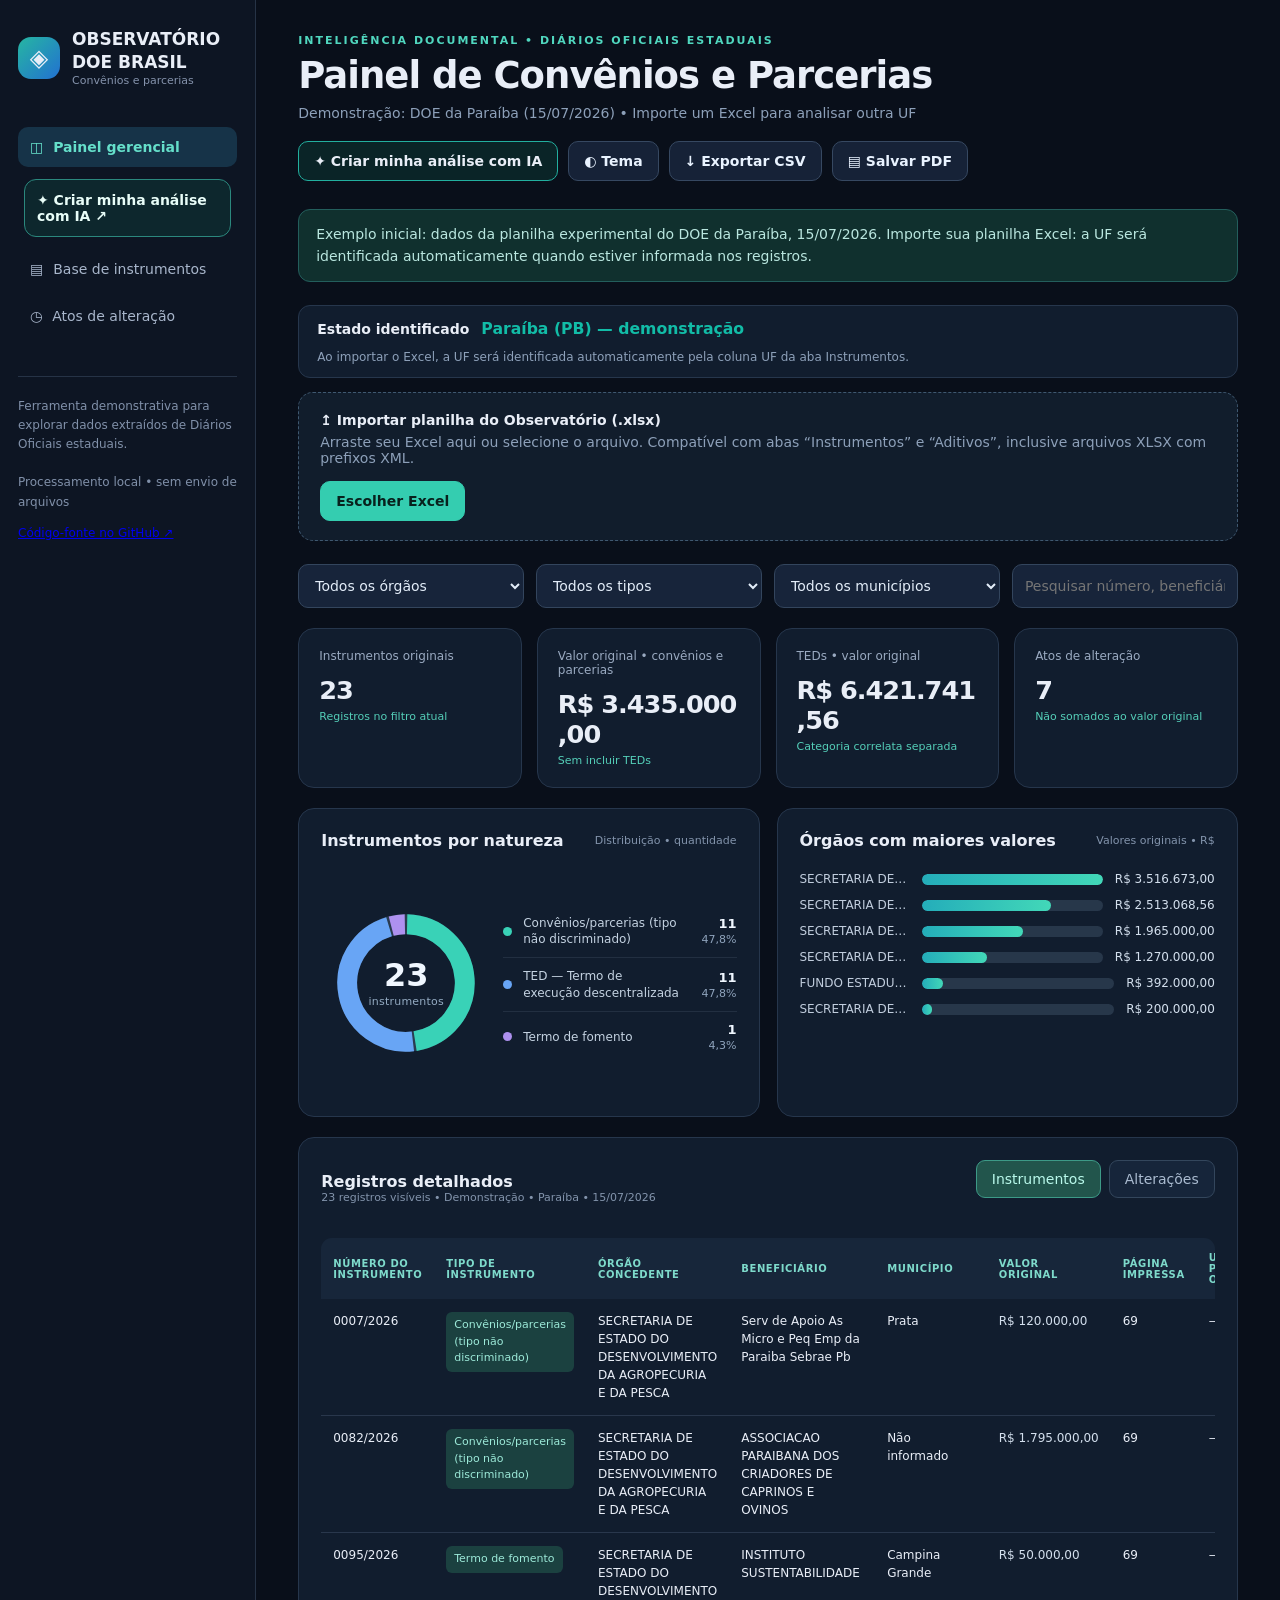
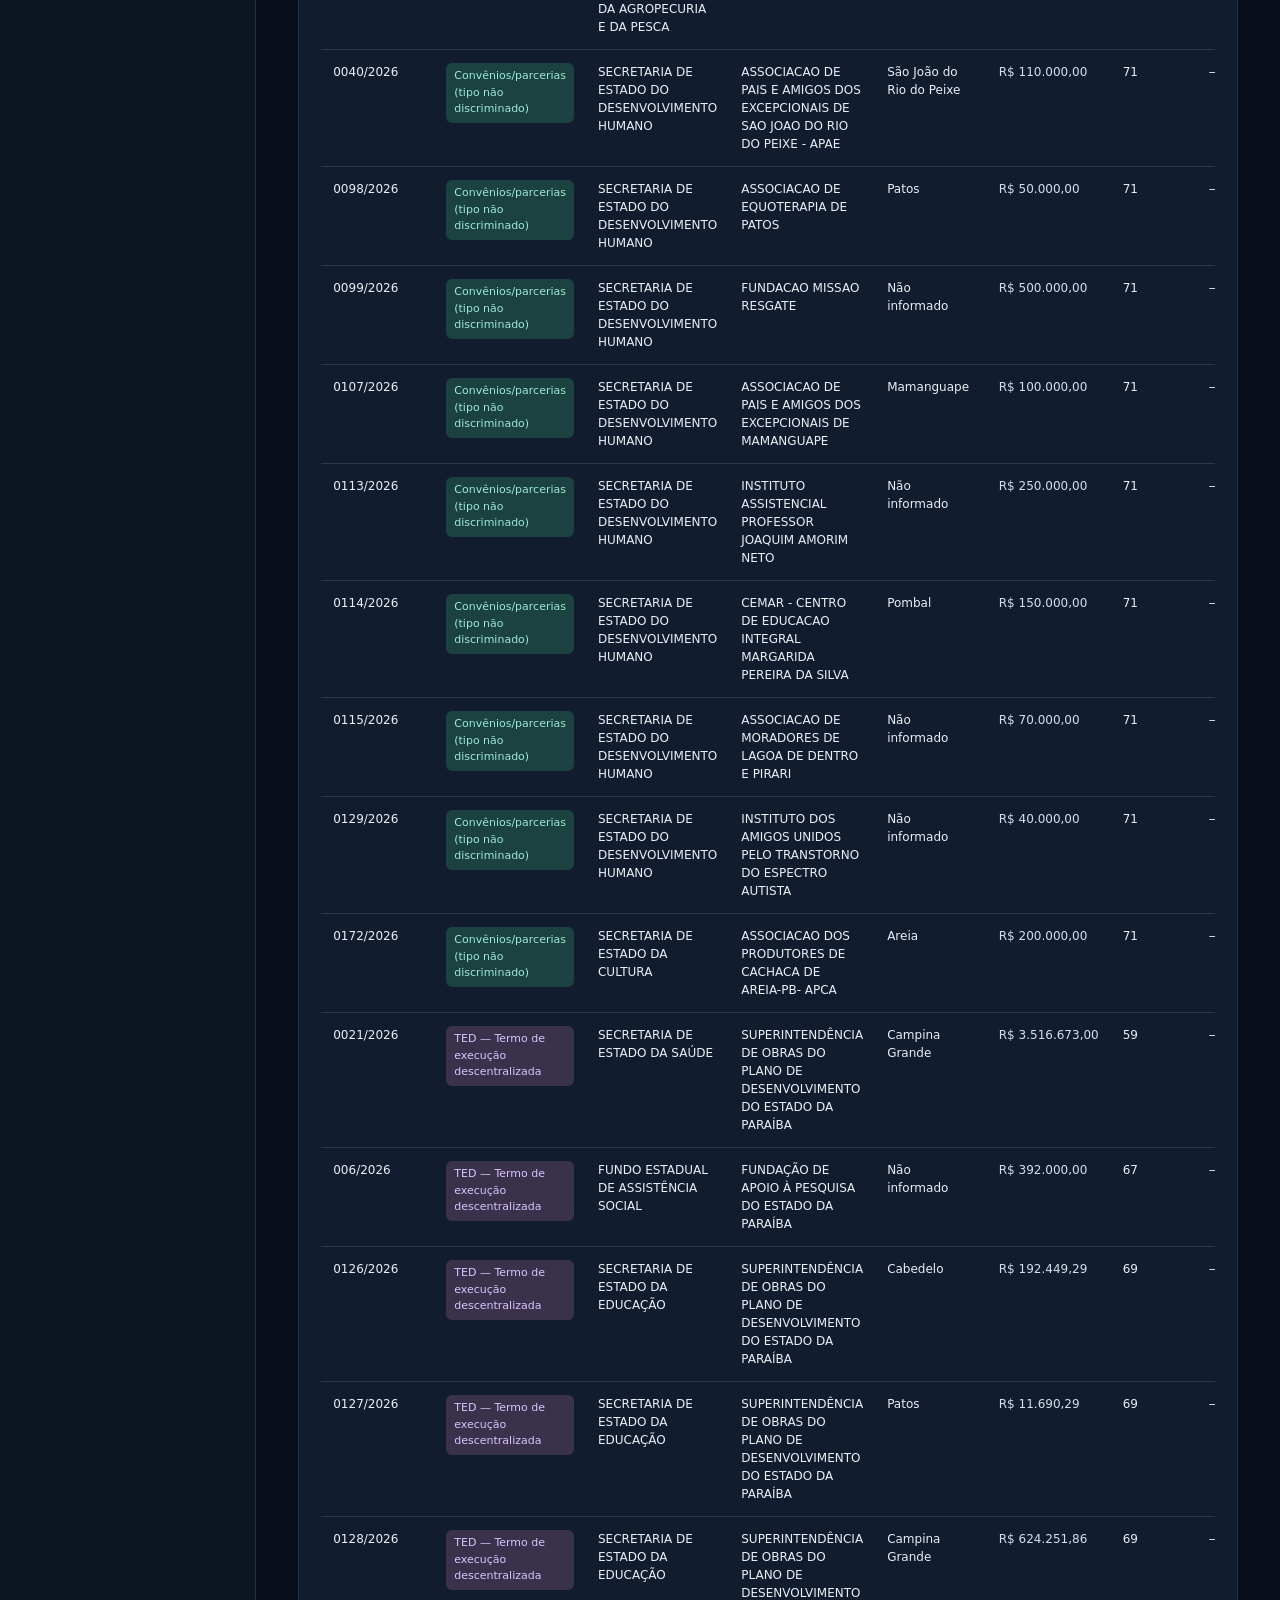
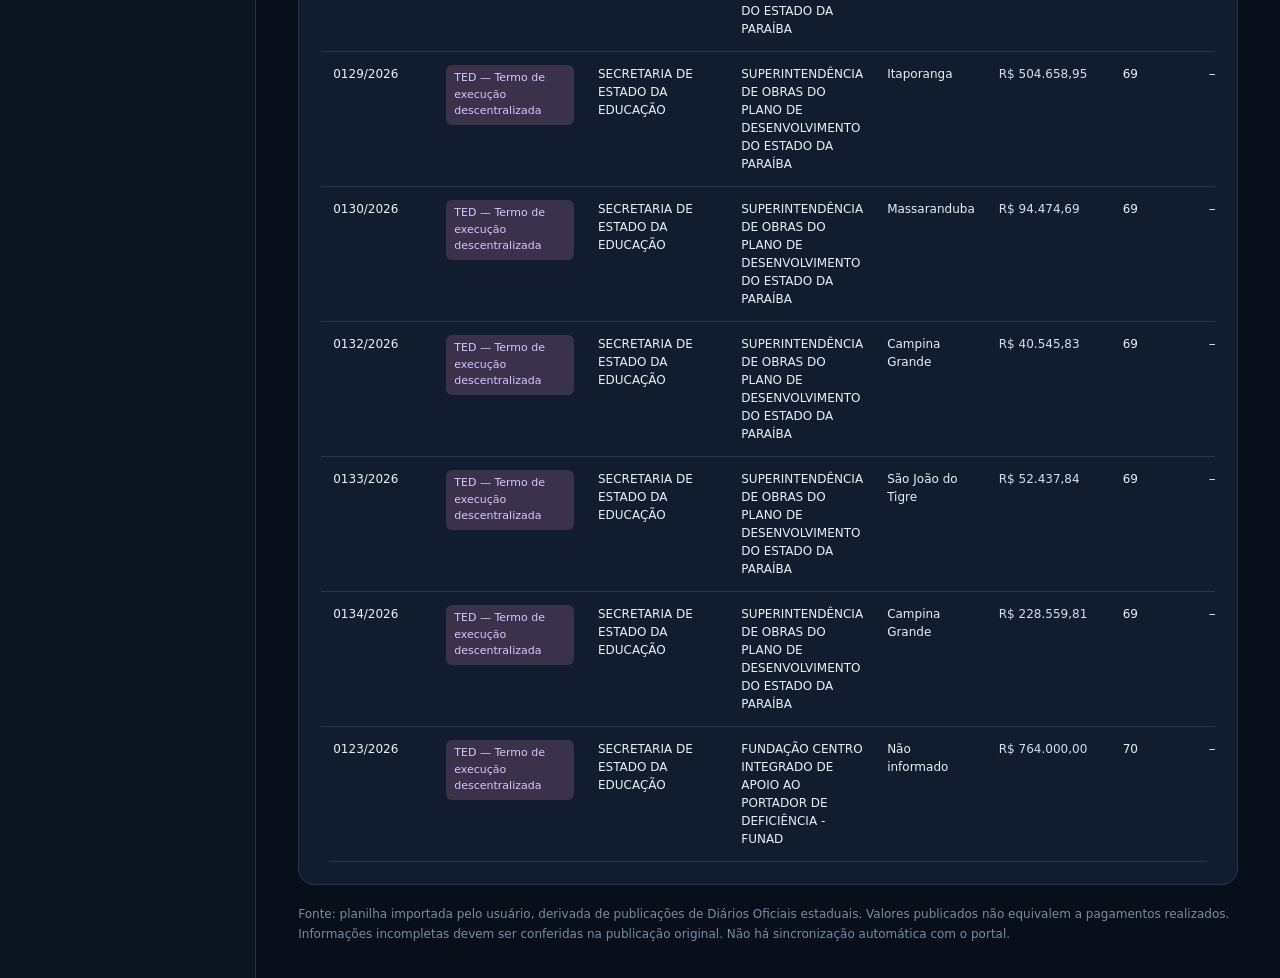
<file: index.html>
<!DOCTYPE html>
<html lang="pt-BR">
 <head>
  <meta charset="utf-8"/>
  <meta content="width=device-width, initial-scale=1" name="viewport"/>
  <meta content="default-src 'none'; script-src 'self'; style-src 'self'; img-src 'self' data:; font-src 'self'; connect-src 'none'; object-src 'none'; base-uri 'none'; form-action 'none'; frame-src 'none'; worker-src 'none'; manifest-src 'none'" http-equiv="Content-Security-Policy"/>
  <title>
   Observat&oacute;rio DOE Brasil &bull; Conv&ecirc;nios e Parcerias
  </title>
  <link href="assets/dashboard.css" rel="stylesheet"/>
  <script defer="" src="assets/vendor/jszip.min.js">
  </script>
  <script defer="" src="assets/demo-data.js">
  </script>
  <script defer="" src="assets/dashboard.js">
  </script>
 </head>
 <body>
  <div class="app">
   <aside class="side">
    <div class="brand">
     <div class="emblem">
      ◈
     </div>
     <div class="word">
      OBSERVAT&Oacute;RIO
      <br/>
      DOE BRASIL
      <div class="sub">
       Conv&ecirc;nios e parcerias
      </div>
     </div>
    </div>
    <div class="nav active">
     ◫
     <span>
      Painel gerencial
     </span>
    </div>
    <a class="guide-side-link" href="como-usar.html">
     ✦
     <span>
      Criar minha an&aacute;lise com IA
     </span>
     &nearrow;
    </a>
    <div class="nav">
     ▤
     <span>
      Base de instrumentos
     </span>
    </div>
    <div class="nav">
     ◷
     <span>
      Atos de altera&ccedil;&atilde;o
     </span>
    </div>
    <div class="sidefoot">
     Ferramenta demonstrativa para explorar dados extra&iacute;dos de Di&aacute;rios Oficiais estaduais.
     <br/>
     <br/>
     Processamento local &bull; sem envio de arquivos
     <p>
      <a class="repo-link" href="https://github.com/kaiooeduardoo/cursoesafi" rel="noopener noreferrer" target="_blank">
       C&oacute;digo-fonte no GitHub &nearrow;
      </a>
     </p>
    </div>
   </aside>
   <main class="main">
    <div class="top">
     <div>
      <div class="eyebrow">
       INTELIG&Ecirc;NCIA DOCUMENTAL &bull; DI&Aacute;RIOS OFICIAIS ESTADUAIS
      </div>
      <h1>
       Painel de Conv&ecirc;nios e Parcerias
      </h1>
      <div class="muted" id="subtitle">
       Dados publicados no Di&aacute;rio Oficial &bull; importa&ccedil;&atilde;o local
      </div>
     </div>
     <div class="actions">
      <a class="btn guide-top-link" href="como-usar.html" title="Guia para criar sua an&aacute;lise com IA">
       ✦ Criar minha an&aacute;lise com IA
      </a>
      <button class="btn" id="theme">
       ◐ Tema
      </button>
      <button class="btn" id="export">
       &darr; Exportar CSV
      </button>
      <button class="btn" id="print">
       ▤ Salvar PDF
      </button>
     </div>
    </div>
    <div class="info" id="status">
     Exemplo inicial: dados da planilha experimental do DOE da Para&iacute;ba, 15/07/2026. Importe sua planilha Excel: a UF ser&aacute; identificada automaticamente quando estiver informada nos registros.
    </div>
    <div aria-live="polite" class="statebox">
     <strong>
      Estado identificado
     </strong>
     <strong class="uf-emphasis" id="ufDetected">
      Para&iacute;ba (PB) &mdash; demonstra&ccedil;&atilde;o
     </strong>
     <span class="muted" id="ufHelp">
      Ao importar o Excel, a UF ser&aacute; identificada automaticamente pela coluna UF da aba Instrumentos.
     </span>
     <div class="uf-fallback" id="ufFallback">
      <label for="uf">
       UF n&atilde;o identificada: selecione manualmente, se souber
      </label>
      <select aria-label="Unidade federativa" class="control" id="uf">
       <option value="">
        N&atilde;o informado
       </option>
       <option value="AC">
        AC
       </option>
       <option value="AL">
        AL
       </option>
       <option value="AP">
        AP
       </option>
       <option value="AM">
        AM
       </option>
       <option value="BA">
        BA
       </option>
       <option value="CE">
        CE
       </option>
       <option value="DF">
        DF
       </option>
       <option value="ES">
        ES
       </option>
       <option value="GO">
        GO
       </option>
       <option value="MA">
        MA
       </option>
       <option value="MT">
        MT
       </option>
       <option value="MS">
        MS
       </option>
       <option value="MG">
        MG
       </option>
       <option value="PA">
        PA
       </option>
       <option value="PB">
        PB
       </option>
       <option value="PR">
        PR
       </option>
       <option value="PE">
        PE
       </option>
       <option value="PI">
        PI
       </option>
       <option value="RJ">
        RJ
       </option>
       <option value="RN">
        RN
       </option>
       <option value="RS">
        RS
       </option>
       <option value="RO">
        RO
       </option>
       <option value="RR">
        RR
       </option>
       <option value="SC">
        SC
       </option>
       <option value="SP">
        SP
       </option>
       <option value="SE">
        SE
       </option>
       <option value="TO">
        TO
       </option>
      </select>
     </div>
    </div>
    <div class="uploader" id="drop">
     <div>
      <strong>
       &mapstoup; Importar planilha do Observat&oacute;rio (.xlsx)
      </strong>
      <div class="muted">
       Arraste seu Excel aqui ou selecione o arquivo. Compat&iacute;vel com abas &ldquo;Instrumentos&rdquo; e &ldquo;Aditivos&rdquo;, inclusive arquivos XLSX com prefixos XML.
      </div>
     </div>
     <div>
      <button class="btn primary" id="pick">
       Escolher Excel
      </button>
      <input accept=".xlsx" hidden="" id="file" type="file"/>
     </div>
    </div>
    <div class="filters">
     <select class="control" id="org">
      <option value="">
       Todos os &oacute;rg&atilde;os
      </option>
     </select>
     <select class="control" id="cat">
      <option value="">
       Todos os tipos
      </option>
     </select>
     <select class="control" id="city">
      <option value="">
       Todos os munic&iacute;pios
      </option>
     </select>
     <input class="control" id="search" placeholder="Pesquisar n&uacute;mero, benefici&aacute;rio, objeto..."/>
    </div>
    <section class="kpis">
     <div class="tile">
      <div class="label">
       Instrumentos originais
      </div>
      <div class="value" id="k1">
       &mdash;
      </div>
      <div class="detail">
       Registros no filtro atual
      </div>
     </div>
     <div class="tile">
      <div class="label">
       Valor original &bull; conv&ecirc;nios e parcerias
      </div>
      <div class="value" id="k2">
       &mdash;
      </div>
      <div class="detail">
       Sem incluir TEDs
      </div>
     </div>
     <div class="tile">
      <div class="label">
       TEDs &bull; valor original
      </div>
      <div class="value" id="k3">
       &mdash;
      </div>
      <div class="detail">
       Categoria correlata separada
      </div>
     </div>
     <div class="tile">
      <div class="label">
       Atos de altera&ccedil;&atilde;o
      </div>
      <div class="value" id="k4">
       &mdash;
      </div>
      <div class="detail">
       N&atilde;o somados ao valor original
      </div>
     </div>
    </section>
    <section class="two">
     <div class="panel">
      <div class="panelhead">
       <h2>
        Instrumentos por natureza
       </h2>
       <span class="mini">
        Distribuição • quantidade
       </span>
      </div>
      <div id="categoryChart">
      </div>
     </div>
     <div class="panel">
      <div class="panelhead">
       <h2>
        &Oacute;rg&atilde;os com maiores valores
       </h2>
       <span class="mini">
        Valores originais &bull; R$
       </span>
      </div>
      <div id="orgChart">
      </div>
     </div>
    </section>
    <section class="panel">
     <div class="panelhead">
      <div>
       <h2>
        Registros detalhados
       </h2>
       <div class="mini" id="counts">
        &mdash;
       </div>
      </div>
      <div class="tabbar">
       <button class="tab on" id="tabInstrumentos">
        Instrumentos
       </button>
       <button class="tab" id="tabAditivos">
        Altera&ccedil;&otilde;es
       </button>
      </div>
     </div>
     <div class="tablewrap" id="table">
     </div>
    </section>
    <div class="footer">
     Fonte: planilha importada pelo usu&aacute;rio, derivada de publica&ccedil;&otilde;es de Di&aacute;rios Oficiais estaduais. Valores publicados n&atilde;o equivalem a pagamentos realizados. Informa&ccedil;&otilde;es incompletas devem ser conferidas na publica&ccedil;&atilde;o original. N&atilde;o h&aacute; sincroniza&ccedil;&atilde;o autom&aacute;tica com o portal.
    </div>
   </main>
  </div>
 </body>
</html>
</file>
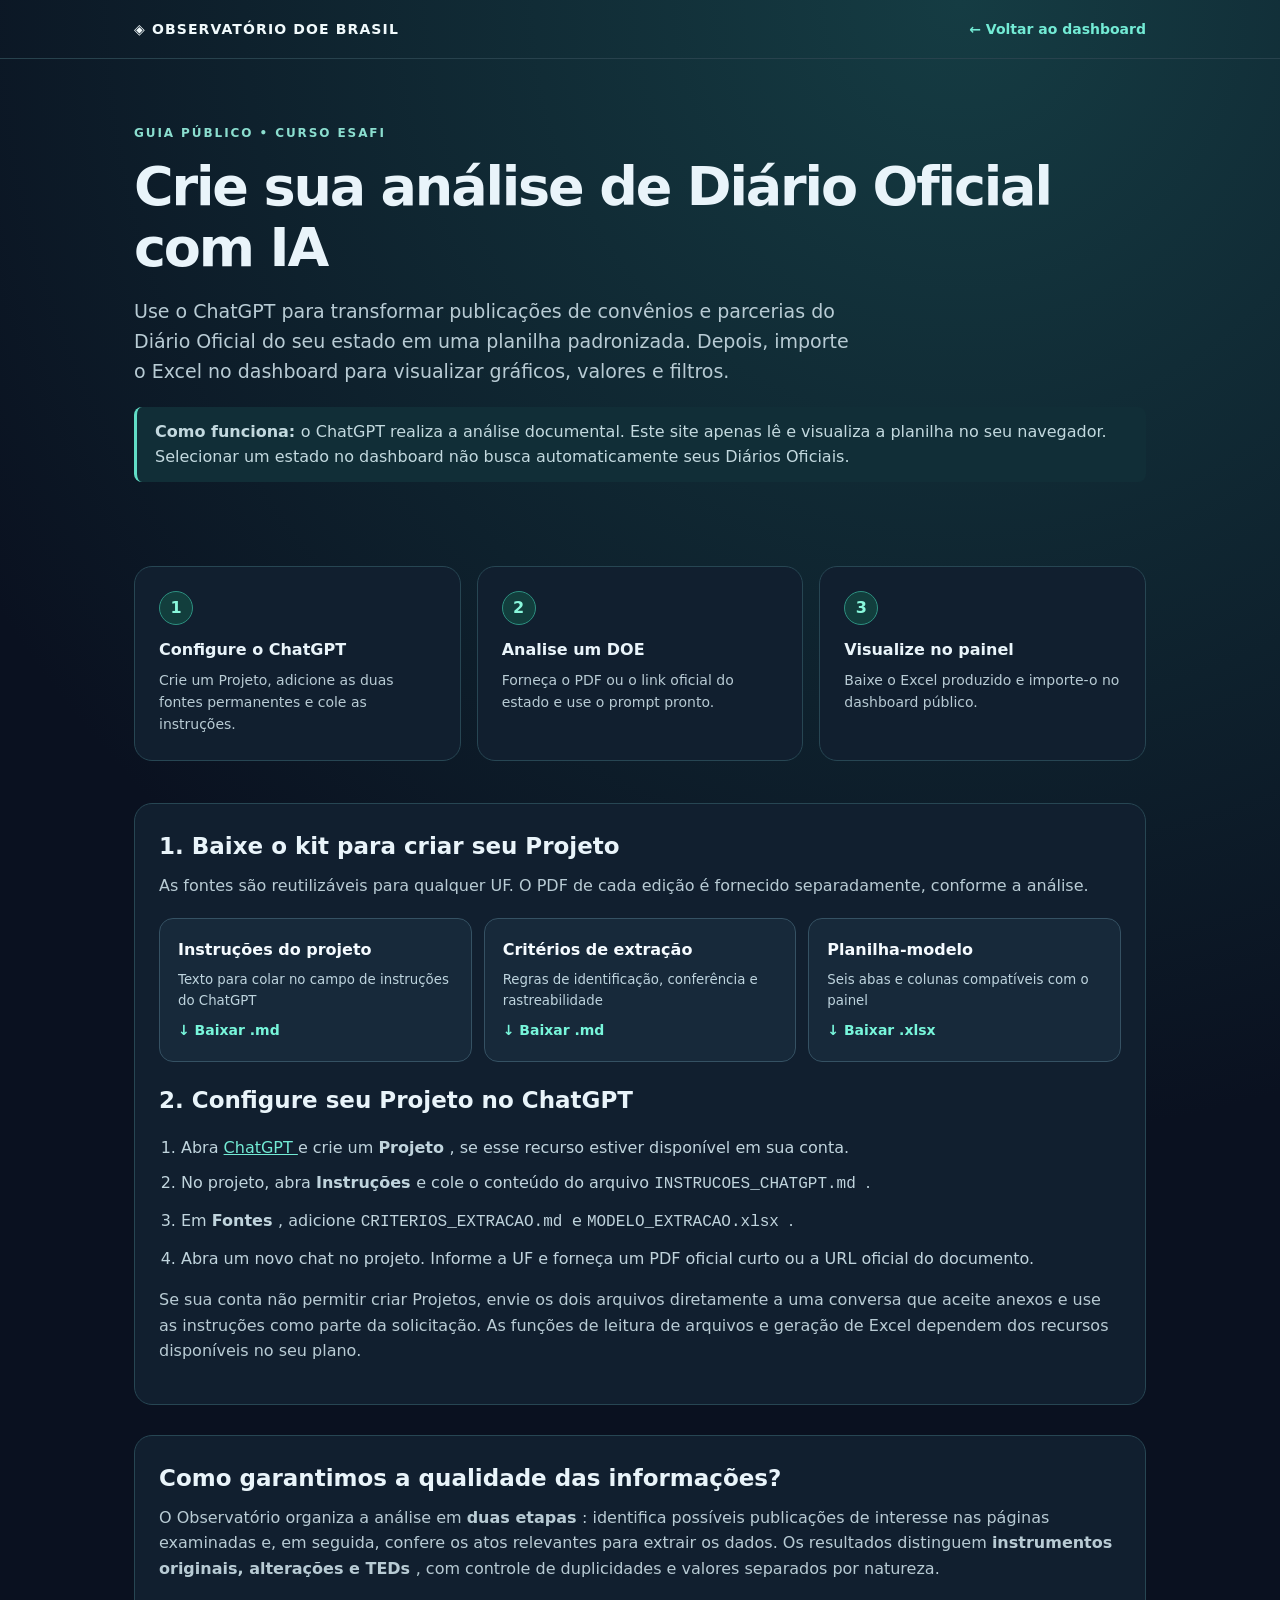
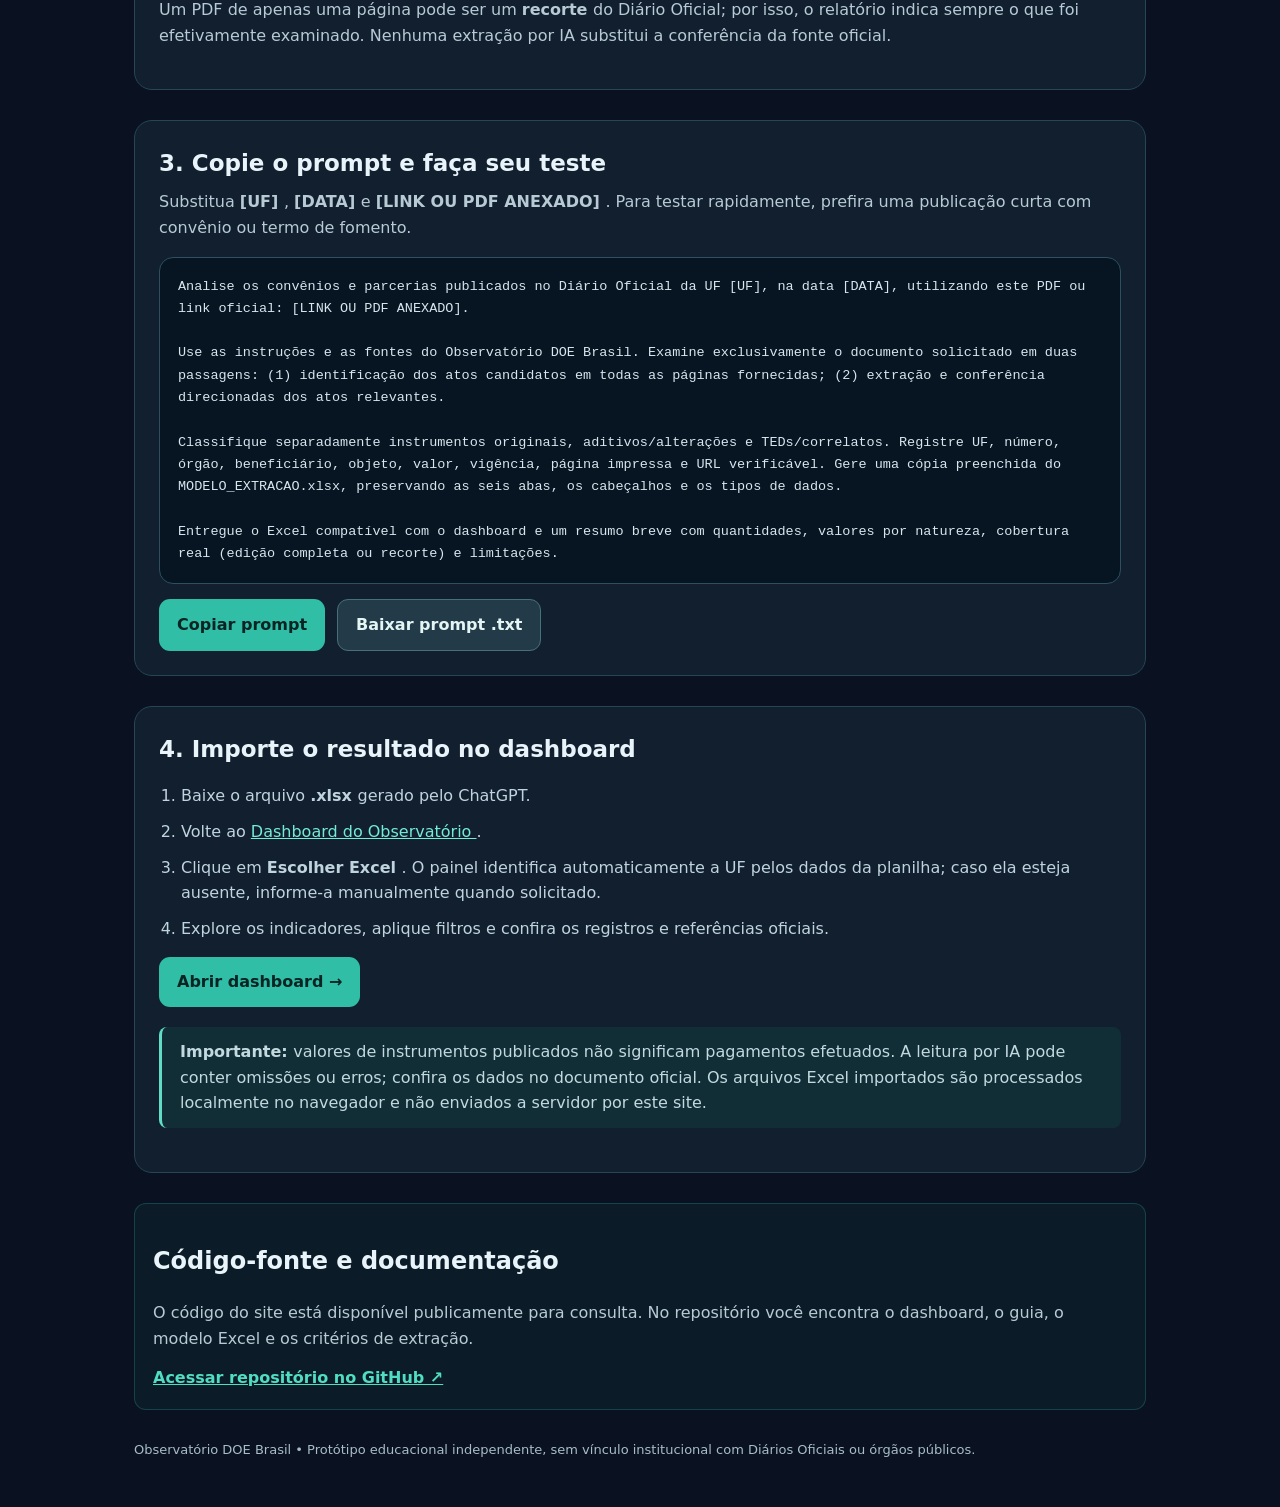
<file: como-usar.html>
<!DOCTYPE html>
<html lang="pt-BR">
 <head>
  <meta charset="utf-8"/>
  <meta content="width=device-width, initial-scale=1" name="viewport"/>
  <meta content="default-src 'none'; script-src 'self'; style-src 'self'; img-src 'self' data:; font-src 'self'; connect-src 'none'; object-src 'none'; base-uri 'none'; form-action 'none'; frame-src 'none'; worker-src 'none'; manifest-src 'none'" http-equiv="Content-Security-Policy"/>
  <meta content="Guia para analisar Di&aacute;rio Oficial com IA e importar planilhas no Observat&oacute;rio DOE Brasil." name="description"/>
  <title>
   Criar minha an&aacute;lise com IA | Observat&oacute;rio DOE Brasil
  </title>
  <link href="assets/help.css" rel="stylesheet"/>
  <script defer="" src="assets/help.js">
  </script>
 </head>
 <body>
  <nav class="nav">
   <div class="wrap">
    <a class="logo" href="index.html">
     ◈ OBSERVAT&Oacute;RIO DOE BRASIL
    </a>
    <a class="back" href="index.html">
     &larr; Voltar ao dashboard
    </a>
   </div>
  </nav>
  <div class="wrap">
   <section class="hero">
    <div class="eyebrow">
     Guia p&uacute;blico &bull; Curso ESAFI
    </div>
    <h1>
     Crie sua an&aacute;lise de Di&aacute;rio Oficial com IA
    </h1>
    <p class="lead">
     Use o ChatGPT para transformar publica&ccedil;&otilde;es de conv&ecirc;nios e parcerias do Di&aacute;rio Oficial do seu estado em uma planilha padronizada. Depois, importe o Excel no dashboard para visualizar gr&aacute;ficos, valores e filtros.
    </p>
    <div class="note">
     <strong>
      Como funciona:
     </strong>
     o ChatGPT realiza a an&aacute;lise documental. Este site apenas l&ecirc; e visualiza a planilha no seu navegador. Selecionar um estado no dashboard n&atilde;o busca automaticamente seus Di&aacute;rios Oficiais.
    </div>
   </section>
   <div class="steps">
    <div class="step">
     <span class="num">
      1
     </span>
     <b>
      Configure o ChatGPT
     </b>
     <p>
      Crie um Projeto, adicione as duas fontes permanentes e cole as instru&ccedil;&otilde;es.
     </p>
    </div>
    <div class="step">
     <span class="num">
      2
     </span>
     <b>
      Analise um DOE
     </b>
     <p>
      Forne&ccedil;a o PDF ou o link oficial do estado e use o prompt pronto.
     </p>
    </div>
    <div class="step">
     <span class="num">
      3
     </span>
     <b>
      Visualize no painel
     </b>
     <p>
      Baixe o Excel produzido e importe-o no dashboard p&uacute;blico.
     </p>
    </div>
   </div>
   <section class="panel" id="arquivos">
    <h2>
     1. Baixe o kit para criar seu Projeto
    </h2>
    <p>
     As fontes s&atilde;o reutiliz&aacute;veis para qualquer UF. O PDF de cada edi&ccedil;&atilde;o &eacute; fornecido separadamente, conforme a an&aacute;lise.
    </p>
    <div class="downloads">
     <a class="download" download="" href="INSTRUCOES_CHATGPT.md">
      <strong>
       Instru&ccedil;&otilde;es do projeto
      </strong>
      <small>
       Texto para colar no campo de instru&ccedil;&otilde;es do ChatGPT
      </small>
      <span>
       &darr; Baixar .md
      </span>
     </a>
     <a class="download" download="" href="CRITERIOS_EXTRACAO.md">
      <strong>
       Crit&eacute;rios de extra&ccedil;&atilde;o
      </strong>
      <small>
       Regras de identifica&ccedil;&atilde;o, confer&ecirc;ncia e rastreabilidade
      </small>
      <span>
       &darr; Baixar .md
      </span>
     </a>
     <a class="download" download="" href="MODELO_EXTRACAO.xlsx">
      <strong>
       Planilha-modelo
      </strong>
      <small>
       Seis abas e colunas compat&iacute;veis com o painel
      </small>
      <span>
       &darr; Baixar .xlsx
      </span>
     </a>
    </div>
    <h2>
     2. Configure seu Projeto no ChatGPT
    </h2>
    <ol class="list">
     <li>
      Abra
      <a href="https://chatgpt.com/" rel="noopener noreferrer" target="_blank">
       ChatGPT
      </a>
      e crie um
      <strong>
       Projeto
      </strong>
      , se esse recurso estiver dispon&iacute;vel em sua conta.
     </li>
     <li>
      No projeto, abra
      <strong>
       Instru&ccedil;&otilde;es
      </strong>
      e cole o conte&uacute;do do arquivo
      <code>
       INSTRUCOES_CHATGPT.md
      </code>
      .
     </li>
     <li>
      Em
      <strong>
       Fontes
      </strong>
      , adicione
      <code>
       CRITERIOS_EXTRACAO.md
      </code>
      e
      <code>
       MODELO_EXTRACAO.xlsx
      </code>
      .
     </li>
     <li>
      Abra um novo chat no projeto. Informe a UF e forne&ccedil;a um PDF oficial curto ou a URL oficial do documento.
     </li>
    </ol>
    <p>
     Se sua conta n&atilde;o permitir criar Projetos, envie os dois arquivos diretamente a uma conversa que aceite anexos e use as instru&ccedil;&otilde;es como parte da solicita&ccedil;&atilde;o. As fun&ccedil;&otilde;es de leitura de arquivos e gera&ccedil;&atilde;o de Excel dependem dos recursos dispon&iacute;veis no seu plano.
    </p>
   </section>
   <section class="panel" id="qualidade">
    <h2>
     Como garantimos a qualidade das informa&ccedil;&otilde;es?
    </h2>
    <p>
     O Observat&oacute;rio organiza a an&aacute;lise em
     <strong>
      duas etapas
     </strong>
     : identifica poss&iacute;veis publica&ccedil;&otilde;es de interesse nas p&aacute;ginas examinadas e, em seguida, confere os atos relevantes para extrair os dados. Os resultados distinguem
     <strong>
      instrumentos originais, altera&ccedil;&otilde;es e TEDs
     </strong>
     , com controle de duplicidades e valores separados por natureza.
    </p>
    <p>
     Um PDF de apenas uma p&aacute;gina pode ser um
     <strong>
      recorte
     </strong>
     do Di&aacute;rio Oficial; por isso, o relat&oacute;rio indica sempre o que foi efetivamente examinado. Nenhuma extra&ccedil;&atilde;o por IA substitui a confer&ecirc;ncia da fonte oficial.
    </p>
   </section>
   <section class="panel">
    <h2>
     3. Copie o prompt e fa&ccedil;a seu teste
    </h2>
    <p>
     Substitua
     <strong>
      [UF]
     </strong>
     ,
     <strong>
      [DATA]
     </strong>
     e
     <strong>
      [LINK OU PDF ANEXADO]
     </strong>
     . Para testar rapidamente, prefira uma publica&ccedil;&atilde;o curta com conv&ecirc;nio ou termo de fomento.
    </p>
    <pre class="prompt" id="prompt">Analise os conv&ecirc;nios e parcerias publicados no Di&aacute;rio Oficial da UF [UF], na data [DATA], utilizando este PDF ou link oficial: [LINK OU PDF ANEXADO].

Use as instru&ccedil;&otilde;es e as fontes do Observat&oacute;rio DOE Brasil. Examine exclusivamente o documento solicitado em duas passagens: (1) identifica&ccedil;&atilde;o dos atos candidatos em todas as p&aacute;ginas fornecidas; (2) extra&ccedil;&atilde;o e confer&ecirc;ncia direcionadas dos atos relevantes.

Classifique separadamente instrumentos originais, aditivos/altera&ccedil;&otilde;es e TEDs/correlatos. Registre UF, n&uacute;mero, &oacute;rg&atilde;o, benefici&aacute;rio, objeto, valor, vig&ecirc;ncia, p&aacute;gina impressa e URL verific&aacute;vel. Gere uma c&oacute;pia preenchida do MODELO_EXTRACAO.xlsx, preservando as seis abas, os cabe&ccedil;alhos e os tipos de dados.

Entregue o Excel compat&iacute;vel com o dashboard e um resumo breve com quantidades, valores por natureza, cobertura real (edi&ccedil;&atilde;o completa ou recorte) e limita&ccedil;&otilde;es.</pre>
    <div class="actions">
     <button class="btn" id="copiar" type="button">
      Copiar prompt
     </button>
     <a class="btn secondary" download="" href="PROMPT_EXEMPLO.txt">
      Baixar prompt .txt
     </a>
     <span aria-live="polite" class="copymsg" id="msg" role="status">
     </span>
    </div>
   </section>
   <section class="panel">
    <h2>
     4. Importe o resultado no dashboard
    </h2>
    <ol class="list">
     <li>
      Baixe o arquivo
      <strong>
       .xlsx
      </strong>
      gerado pelo ChatGPT.
     </li>
     <li>
      Volte ao
      <a href="index.html">
       Dashboard do Observat&oacute;rio
      </a>
      .
     </li>
     <li>
      Clique em
      <strong>
       Escolher Excel
      </strong>
      . O painel identifica automaticamente a UF pelos dados da planilha; caso ela esteja ausente, informe-a manualmente quando solicitado.
     </li>
     <li>
      Explore os indicadores, aplique filtros e confira os registros e refer&ecirc;ncias oficiais.
     </li>
    </ol>
    <div class="actions">
     <a class="btn" href="index.html">
      Abrir dashboard &rarr;
     </a>
    </div>
    <div class="note">
     <strong>
      Importante:
     </strong>
     valores de instrumentos publicados n&atilde;o significam pagamentos efetuados. A leitura por IA pode conter omiss&otilde;es ou erros; confira os dados no documento oficial. Os arquivos Excel importados s&atilde;o processados localmente no navegador e n&atilde;o enviados a servidor por este site.
    </div>
   </section>
   <section class="repo-notice">
    <h2>
     C&oacute;digo-fonte e documenta&ccedil;&atilde;o
    </h2>
    <p>
     O c&oacute;digo do site est&aacute; dispon&iacute;vel publicamente para consulta. No reposit&oacute;rio voc&ecirc; encontra o dashboard, o guia, o modelo Excel e os crit&eacute;rios de extra&ccedil;&atilde;o.
    </p>
    <a href="https://github.com/kaiooeduardoo/cursoesafi" rel="noopener noreferrer" target="_blank">
     Acessar reposit&oacute;rio no GitHub &nearrow;
    </a>
   </section>
   <footer class="foot">
    Observat&oacute;rio DOE Brasil &bull; Prot&oacute;tipo educacional independente, sem v&iacute;nculo institucional com Di&aacute;rios Oficiais ou &oacute;rg&atilde;os p&uacute;blicos.
   </footer>
  </div>
 </body>
</html>
</file>
<file: assets/dashboard.css>
:root {
  font-family:Inter,system-ui,-apple-system,"Segoe UI",sans-serif;
  color:#e9eef7;
  background:#090f1a;
  font-size:14px
}
* {
  box-sizing:border-box
}
body {
  margin:0
}
button,select,input {
  font:inherit
}
button {
  cursor:pointer
}
.app {
  display:flex;
  min-height:100vh
}
.side {
  width:256px;
  background:#0d1523;
  border-right:1px solid #263346;
  padding:28px 18px;
  flex-shrink:0
}
.brand {
  display:flex;
  align-items:center;
  gap:12px;
  margin-bottom:38px;
  font-weight:850;
  font-size:17px;
  line-height:1.35
}
.emblem {
  height:42px;
  width:42px;
  border-radius:13px;
  background:linear-gradient(135deg,#26b6a2,#2271d1);
  display:grid;
  place-items:center;
  font-size:24px
}
.sub {
  font-size:11px;
  color:#8593ac;
  font-weight:500
}
.nav {
  display:flex;
  align-items:center;
  gap:10px;
  border-radius:10px;
  padding:12px;
  margin-bottom:7px;
  color:#a8b6cb
}
.nav.active {
  background:#163348;
  color:#65dfca;
  font-weight:700
}
.sidefoot {
  margin-top:40px;
  border-top:1px solid #263346;
  padding-top:20px;
  color:#8090a9;
  font-size:12px;
  line-height:1.6
}
.main {
  flex:1;
  min-width:0;
  padding:34px clamp(18px,3.3vw,54px);
  max-width:1750px;
  margin:auto
}
.top {
  display:flex;
  justify-content:space-between;
  align-items:flex-start;
  gap:20px;
  flex-wrap:wrap;
  margin-bottom:28px
}
.eyebrow {
  text-transform:uppercase;
  letter-spacing:2px;
  color:#50d7bf;
  font-size:11px;
  font-weight:800
}
.top h1 {
  margin:7px 0 8px;
  font-size:clamp(25px,3vw,37px);
  letter-spacing:-1px
}
.muted {
  color:#8da0b9
}
.actions {
  display:flex;
  gap:10px;
  flex-wrap:wrap
}
.btn {
  border:1px solid #364861;
  border-radius:10px;
  color:#e9f3ff;
  padding:11px 15px;
  background:#162237;
  display:inline-flex;
  gap:9px;
  align-items:center;
  font-weight:650
}
.btn.primary {
  background:#34cdb0;
  color:#08211d;
  border-color:#34cdb0
}
.btn:hover {
  filter:brightness(1.13)
}
.info {
  border:1px solid #235e5c;
  background:#10302e;
  color:#b9e6df;
  padding:14px 17px;
  border-radius:12px;
  margin:0 0 23px;
  line-height:1.55
}
.uploader {
  border:1px dashed #3f5870;
  background:#111d2c;
  border-radius:15px;
  display:flex;
  justify-content:space-between;
  align-items:center;
  gap:15px;
  padding:19px 21px;
  margin-bottom:23px;
  flex-wrap:wrap
}
.uploader.drag {
  outline:3px solid #34cdb0
}
.uploader strong {
  display:block;
  margin-bottom:6px
}
.filters {
  display:grid;
  grid-template-columns:repeat(4,minmax(0,1fr));
  gap:12px;
  margin-bottom:20px
}
.control {
  width:100%;
  color:#e3edf9;
  background:#17243a;
  border:1px solid #33455d;
  border-radius:10px;
  padding:12px;
  min-height:44px;
  min-width:0
}
.control option {
  background:#17243a
}
.kpis {
  display:grid;
  grid-template-columns:repeat(4,minmax(0,1fr));
  gap:15px;
  margin-bottom:20px
}
.tile,.panel {
  background:#111d2e;
  border:1px solid #26364c;
  border-radius:16px
}
.tile {
  padding:20px;
  min-width:0
}
.tile .label {
  font-size:12px;
  color:#9aaac1
}
.tile .value {
  font-size:clamp(21px,2vw,30px);
  letter-spacing:-1px;
  font-weight:790;
  margin:12px 0 5px;
  overflow-wrap:anywhere
}
.tile .detail {
  font-size:11px;
  color:#54ceb8
}
.two {
  display:grid;
  grid-template-columns:1fr 1fr;
  gap:17px;
  margin-bottom:20px
}
.panel {
  padding:22px;
  min-width:0
}
.panelhead {
  display:flex;
  justify-content:space-between;
  gap:14px;
  align-items:center;
  margin-bottom:22px
}
.panel h2 {
  font-size:16px;
  margin:0
}
.mini {
  font-size:11px;
  color:#8394ac
}
.barrow {
  display:grid;
  grid-template-columns:minmax(110px,1.2fr) 2.5fr auto;
  align-items:center;
  gap:12px;
  margin:12px 0;
  font-size:12px
}
.barlabel {
  overflow:hidden;
  text-overflow:ellipsis;
  white-space:nowrap;
  color:#c1cddd
}
.track {
  height:11px;
  background:#27374a;
  border-radius:6px;
  overflow:hidden
}
.fill {
  height:100%;
  background:linear-gradient(90deg,#24adba,#42d8b8);
  border-radius:6px
}
.num {
  color:#d3dfed;
  font-variant-numeric:tabular-nums
}
.tablewrap {
  overflow-x:auto;
  border-radius:11px
}
table {
  width:100%;
  border-collapse:collapse;
  min-width:850px;
  font-size:12px
}
th {
  color:#7edacb;
  text-transform:uppercase;
  letter-spacing:.6px;
  text-align:left;
  font-size:10px;
  background:#17263a;
  padding:14px 12px
}
td {
  padding:13px 12px;
  border-bottom:1px solid #29374c;
  vertical-align:top;
  max-width:290px;
  line-height:1.5
}
tr:hover td {
  background:#182940
}
.pill {
  display:inline-flex;
  padding:5px 8px;
  border-radius:6px;
  background:#1b4140;
  color:#9ce9d8;
  font-size:11px
}
.pill.alt {
  background:#3a324b;
  color:#d9c5ff
}
.link {
  color:#53d7c4;
  text-decoration:underline
}
.footer {
  color:#788ba5;
  font-size:12px;
  margin-top:20px;
  line-height:1.6
}
.hidden {
  display:none!important
}
.empty {
  padding:30px;
  text-align:center;
  color:#9baec5
}
.tabbar {
  display:flex;
  gap:8px;
  margin-bottom:18px
}
.tab {
  border:1px solid #33465c;
  background:#16253a;
  color:#aabbd0;
  border-radius:9px;
  padding:10px 15px
}
.tab.on {
  background:#22554c;
  color:#b9f9eb;
  border-color:#3d9a87
}
.warning {
  color:#f6c77e
}
.right {
  margin-left:auto
}
.count {
  font-size:12px;
  color:#8497b1
}
body.light {
  background:#edf3f8;
  color:#12243c
}
body.light .side {
  background:#fff;
  border-color:#dbe3ed
}
body.light .tile,body.light .panel,body.light .uploader {
  background:#fff;
  border-color:#dbe3ed
}
body.light .control,body.light .btn,body.light .tab {
  background:#f5f8fb;
  border-color:#d4dfe9;
  color:#20324b
}
body.light .nav {
  color:#40526a
}
body.light .nav.active {
  background:#e1faf2;
  color:#1c7e70
}
body.light td {
  border-color:#e8edf3
}
body.light tr:hover td {
  background:#f2f7fa
}
body.light th {
  background:#eaf4f5;
  color:#236d68
}
body.light .muted,body.light .barlabel,body.light .num {
  color:#53657d
}
body.light .info {
  background:#e1f8f2;
  color:#215e51
}
body.light .track {
  background:#e1eaf1
}
body.light .sidefoot {
  color:#53657d
}
@media(max-width:1050px) {
  .side {
    width:80px;
    padding:25px 11px
  }
  .side .brand .word,.side .nav span,.sidefoot {
    display:none
  }
  .side .brand {
    justify-content:center
  }
  .nav {
    justify-content:center
  }
  .main {
    padding:24px
  }
  .kpis {
    grid-template-columns:repeat(2,1fr)
  }
}
@media(max-width:700px) {
  .side {
    display:none
  }
  .filters,.two {
    grid-template-columns:1fr
  }
  .kpis {
    grid-template-columns:repeat(2,minmax(0,1fr))
  }
  .tile {
    padding:13px
  }
  .panel {
    padding:14px
  }
  .main {
    padding:17px
  }
  .barrow {
    grid-template-columns:90px 1fr auto
  }
  .actions {
    width:100%
  }
  .top h1 {
    font-size:27px
  }
}
@media print {
  * {
    print-color-adjust:exact!important;
    -webkit-print-color-adjust:exact!important
  }
  body {
    background:#fff!important;
    color:#111!important
  }
  .side,.actions,.uploader,.filters,.tabbar,.tabletools,.footer,.info {
    display:none!important
  }
  .main {
    padding:0
  }
  .tile,.panel {
    break-inside:avoid;
    background:#fff!important;
    color:#111!important;
    border:1px solid #ccd4db!important
  }
  .label,.muted,.mini,.num,.barlabel {
    color:#333!important
  }
  .two {
    grid-template-columns:1fr 1fr
  }
  .kpis {
    grid-template-columns:repeat(4,1fr)
  }
  .panel {
    margin-bottom:12px
  }
  td,th {
    color:#111!important;
    border-color:#ddd!important
  }
  table {
    min-width:0;
    font-size:8px
  }
  td,th {
    padding:5px
  }
  .top h1 {
    font-size:22px
  }
  .tablewrap {
    overflow:visible
  }
}
.statebox {
  display:flex;
  gap:12px;
  align-items:center;
  flex-wrap:wrap;
  margin-bottom:14px;
  background:#111d2e;
  border:1px solid #26364c;
  padding:13px 18px;
  border-radius:12px
}
.statebox select {
  width:105px
}
.statebox .muted {
  font-size:12px
}
body.light .statebox {
  background:white;
  border-color:#dbe3ed
}
@media print {
  .statebox {
    display:none!important
  }
}
.guide-side-link {
  display:block;
  text-decoration:none;
  color:#e8fdf8;
  border:1px solid #2b887e;
  background:rgba(16,185,129,.11);
  border-radius:12px;
  padding:12px;
  margin:12px 6px;
  font-weight:700
}
.guide-side-link:hover {
  background:rgba(16,185,129,.2)
}
.guide-top-link {
  display:inline-flex;
  align-items:center;
  text-decoration:none;
  border:1px solid #22af9f!important;
  background:rgba(16,185,129,.12)!important;
  color:inherit!important;
  font-weight:700
}
.guide-top-link:hover {
  filter:brightness(1.2)
}
@media(max-width:850px) {
  .guide-top-link {
    font-size:12px;
    padding:9px
  }
}

.uf-emphasis { color: #12bca7; font-size: 1.12rem; }
.uf-fallback { display: none; margin-top: 8px; }

/* Distribuição por natureza: rosca + legenda, com dados acessíveis em texto. */
.donut-layout {
  display:grid;
  grid-template-columns:minmax(175px, 225px) minmax(0, 1fr);
  gap:clamp(12px, 1.7vw, 28px);
  align-items:center;
  min-height:222px;
}
.donut-graphic {
  width:100%;
  max-width:225px;
  aspect-ratio:1;
  position:relative;
  margin:auto;
}
.donut-svg {
  width:100%;
  height:100%;
  display:block;
}
.donut-segment {
  transition:stroke-width .18s ease, opacity .18s ease;
}
.donut-segment:hover {
  stroke-width:33;
}
.donut-center {
  position:absolute;
  inset:0;
  display:flex;
  flex-direction:column;
  align-items:center;
  justify-content:center;
  pointer-events:none;
  color:#f0f7ff;
  gap:4px;
}
.donut-total {
  font-weight:800;
  font-size:clamp(27px, 2.5vw, 38px);
  line-height:1;
  font-variant-numeric:tabular-nums;
}
.donut-center span {
  font-size:11px;
  letter-spacing:.02em;
  color:#94abc2;
}
.donut-legend {
  display:flex;
  flex-direction:column;
  gap:0;
  min-width:0;
}
.donut-legend-item {
  display:grid;
  grid-template-columns:10px minmax(0, 1fr) auto;
  align-items:center;
  gap:10px;
  padding:10px 0;
  min-width:0;
}
.donut-legend-item + .donut-legend-item {
  border-top:1px solid rgba(148,167,190,.13);
}
.donut-dot {
  height:9px;
  width:9px;
  border-radius:50%;
}
.donut-legend-name {
  color:#c4d2e1;
  font-size:12px;
  line-height:1.35;
  overflow-wrap:anywhere;
}
.donut-legend-stat {
  display:flex;
  flex-direction:column;
  gap:2px;
  text-align:right;
  min-width:44px;
  font-variant-numeric:tabular-nums;
}
.donut-legend-stat strong {
  color:#f0f7ff;
  font-size:13px;
}
.donut-legend-stat small {
  color:#90a4bd;
  font-size:11px;
}
body.light .donut-center, body.light .donut-legend-stat strong { color:#142b45; }
body.light .donut-center span, body.light .donut-legend-stat small { color:#667d94; }
body.light .donut-legend-name { color:#38536e; }
body.light .donut-legend-item + .donut-legend-item { border-color:#e1e8ef; }
@media (max-width:1350px) and (min-width:701px) {
  .donut-layout { grid-template-columns: minmax(125px, 170px) minmax(0, 1fr); gap:12px; }
}
@media (max-width:900px) and (min-width:701px) {
  .donut-layout { grid-template-columns:1fr; }
  .donut-graphic { max-width:190px; }
}
@media (max-width:420px) {
  .donut-layout { grid-template-columns:1fr; }
  .donut-graphic { max-width:190px; }
}
@media print {
  .donut-center, .donut-legend-stat strong, .donut-legend-name { color:#111!important; }
  .donut-center span, .donut-legend-stat small { color:#444!important; }
}
@media (prefers-reduced-motion:reduce) {
  .donut-segment { transition:none; }
}
</file>
<file: assets/help.css>
:root {
  font:16px/1.6 Inter,system-ui,-apple-system,Segoe UI,sans-serif;
  color:#e9f4fa;
  background:#0a1120
}
* {
  box-sizing:border-box
}
body {
  margin:0;
  background:radial-gradient(circle at 75% 0%,#153c43 0%,transparent 35%),#0a1120
}
a {
  color:#73ebd5
}
button {
  font:inherit;
  cursor:pointer
}
.wrap {
  max-width:1060px;
  padding:0 24px;
  margin:0 auto
}
.nav {
  padding:18px 0;
  border-bottom:1px solid #28424d
}
.nav .wrap {
  display:flex;
  align-items:center;
  justify-content:space-between;
  gap:16px
}
.logo {
  font-size:14px;
  font-weight:800;
  letter-spacing:.08em;
  color:#f1fafc;
  text-decoration:none
}
.back {
  font-size:14px;
  text-decoration:none;
  font-weight:700
}
.hero {
  padding:65px 0 36px
}
.eyebrow {
  color:#8bdecf;
  letter-spacing:.16em;
  text-transform:uppercase;
  font-size:12px;
  font-weight:800
}
h1 {
  font-size:clamp(32px,5vw,54px);
  line-height:1.13;
  letter-spacing:-.04em;
  margin:12px 0 18px
}
p {
  color:#b8cbd4;
  margin-top:0
}
.lead {
  max-width:730px;
  font-size:19px
}
.steps {
  display:grid;
  grid-template-columns:repeat(3,1fr);
  gap:16px;
  margin:28px 0 42px
}
.step,.panel {
  background:#111f2f;
  border:1px solid #274653;
  border-radius:18px;
  padding:24px
}
.step b {
  display:block;
  font-size:16px;
  margin:12px 0 6px
}
.num {
  display:inline-flex;
  background:#123e3d;
  border:1px solid #2d8f80;
  color:#89f8dc;
  border-radius:100%;
  width:34px;
  height:34px;
  align-items:center;
  justify-content:center;
  font-weight:800
}
.step p {
  font-size:14px;
  margin:0
}
.panel {
  margin:16px 0 30px
}
.panel h2 {
  margin:0 0 8px;
  font-size:23px
}
.downloads {
  display:grid;
  grid-template-columns:repeat(3,1fr);
  gap:12px;
  margin:20px 0
}
.download {
  background:#17293a;
  border:1px solid #355163;
  padding:18px;
  border-radius:14px;
  text-decoration:none;
  color:#f5fbff
}
.download:hover {
  border-color:#4bd3be
}
.download strong {
  display:block
}
.download small {
  display:block;
  color:#bed4de;
  margin:6px 0
}
.download span {
  color:#78f6db;
  font-size:14px;
  font-weight:750
}
.list {
  padding-left:22px;
  color:#c0d4dd
}
.list li {
  margin:10px 0
}
.prompt {
  white-space:pre-wrap;
  overflow-wrap:anywhere;
  background:#071523;
  border:1px solid #2d5060;
  padding:18px;
  border-radius:14px;
  color:#d7e5ed;
  font:13.5px/1.65 ui-monospace,SFMono-Regular,Consolas,monospace;
  max-height:370px;
  overflow:auto
}
.actions {
  display:flex;
  flex-wrap:wrap;
  gap:12px;
  margin-top:15px
}
.btn {
  display:inline-block;
  background:#30bea7;
  color:#092423;
  text-decoration:none;
  border:0;
  border-radius:11px;
  padding:12px 18px;
  font-weight:800
}
.btn.secondary {
  background:#233b49;
  color:#e4f6f4;
  border:1px solid #47717a
}
.note {
  border-left:3px solid #61ddc6;
  padding:12px 18px;
  background:#112e37;
  border-radius:8px;
  color:#c3d9df;
  margin:20px 0
}
.foot {
  padding:30px 0 50px;
  font-size:13px;
  color:#a7bdc7
}
.copymsg {
  font-size:13px;
  color:#9af4da;
  align-self:center
}
@media(max-width:800px) {
  .steps,.downloads {
    grid-template-columns:1fr
  }
  .hero {
    padding-top:38px
  }
  .panel,.step {
    padding:19px
  }
}
@media print {
  body {
    background:white;
    color:#142333
  }
  .step,.panel {
    color:#142333;
    border-color:#ccc
  }
  .nav,.actions {
    display:none
  }
}

.repo-notice { margin-top: 20px; padding: 18px; background: rgba(30, 160, 145, .08); border: 1px solid rgba(50, 155, 150, .3); border-radius: 12px; }
.repo-notice p { margin: 8px 0 14px; }
.repo-notice a { color: #50ddc1; font-weight: 700; text-decoration: underline; }
</file>
